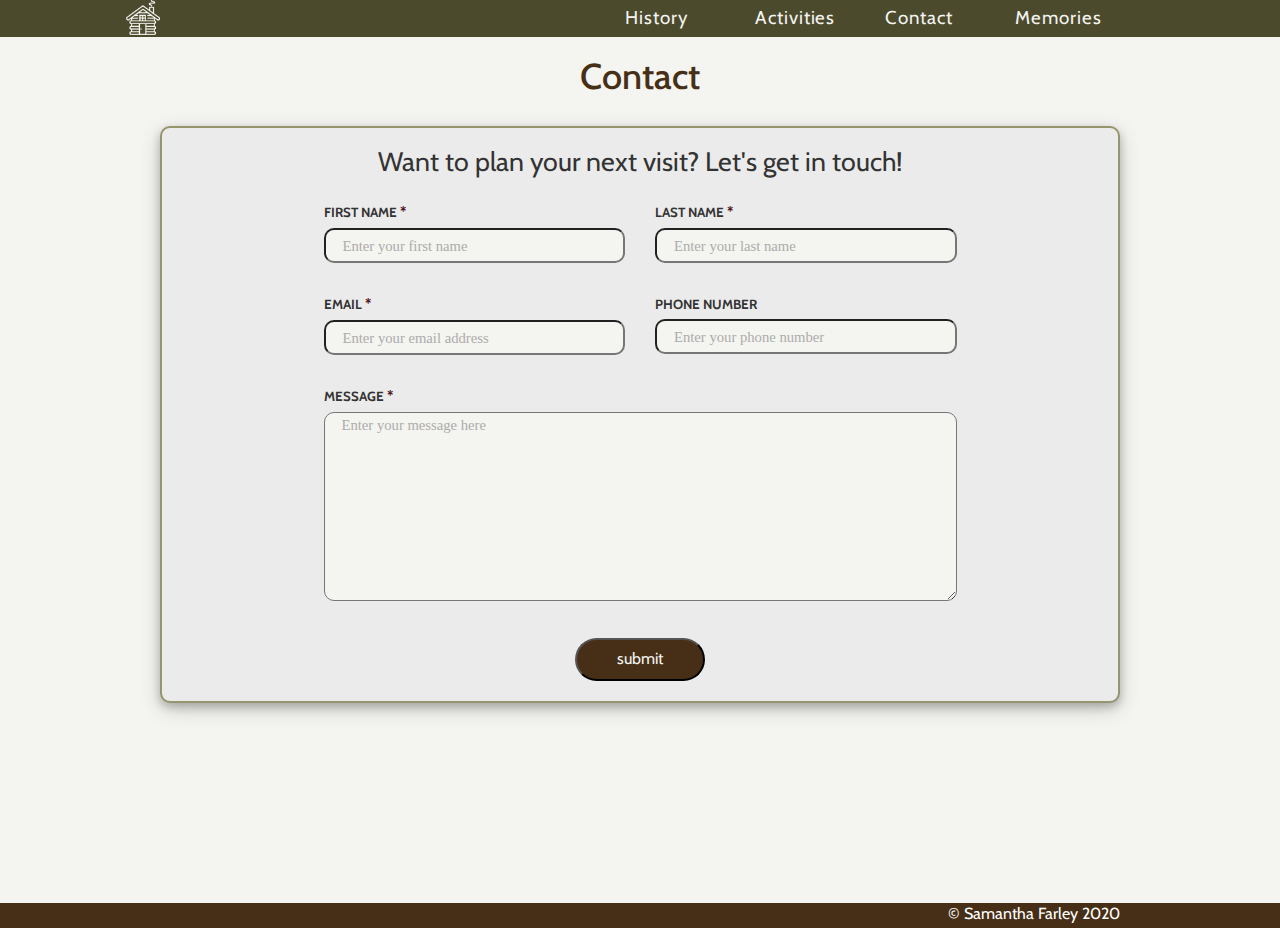
<file: contact.html>
<!DOCTYPE html>
<html lang="en">
<head>
  <title>Contact</title>
  <meta name="viewport" charset="UTF-8" content="width=device-width, initial-scale=1">
  <link rel="stylesheet" href="https://maxcdn.bootstrapcdn.com/bootstrap/3.3.7/css/bootstrap.min.css">
  <script src="https://ajax.googleapis.com/ajax/libs/jquery/3.2.1/jquery.min.js"></script>
  <script src="https://maxcdn.bootstrapcdn.com/bootstrap/3.3.7/js/bootstrap.min.js"></script>
  <link href="https://fonts.googleapis.com/css?family=Cabin&display=swap" rel="stylesheet">
  <link rel="shortcut icon" type="image/png" href="images/logos/cabiniconlightgreen.png">
  <link rel="stylesheet" type="text/css" href="css/style.css">
  <link rel="stylesheet" type="text/css" href="css/contact.css">
  <script defer src="js/mobile-nav.js"></script>
  <script defer src="js/form.js"></script>
</head>
<body>
  <div class="leftHeader">
    <div class="headerBarLeft">
      <a href="index.html"><img src="images/logos/cabiniconboldwhite.png" class="cabinIcon" alt="cabin logo"></a>
    </div>
    <div class="leftFoot" id="lfooter"></div>
  </div>
  <div class="pageContent">
    <header>
      <div id="home-button">
        <a href="index.html"><img src="images/logos/cabiniconboldwhite.png" class="cabinIcon" alt="cabin logo"></a>
      </div>
      <div id="menu-button">
        <svg viewBox="0 0 100 80" width="30" height="30">
          <rect fill="white" width="100" height="15"></rect>
          <rect fill="white" y="30" width="100" height="15"></rect>
          <rect fill="white" y="60" width="100" height="15"></rect>
        </svg>
      </div>
      <nav id="navigation">
        <ul>
          <li><a href="history.html" class="navLinks">History</a></li>
          <li><a href="activities.html" class="navLinks">Activities</a></li>
          <li><a href="contact.html" class="navLinks">Contact</a></li>
          <li><a href="memories.html" class="navLinks">Memories</a></li>
        </ul>
      </nav>
    </header>
    <main id="main-content">
      <h1 id="page-heading">Contact</h1>
      <form id="form" method="post" enctype="text/plain" onsubmit="validateForm();return false" action="mailto:farley@tombensam.com"> 
        <p class="formHead">Want to plan your next visit? Let's get in touch!</p>
        <div class="formGrid">
          <div class="formElement">
            <label for="first-name-input" class="boldText">FIRST NAME<span class="requiredSymbol"> *</span></label><br>
            <input type="text" class="field" id="first-name-input" placeholder="Enter your first name">
          </div>
          <div class="formElement">
            <label for="last-name-input" class="boldText">LAST NAME<span class="requiredSymbol"> *</span></label><br>
            <input type="text" class="field" id="last-name-input" placeholder="Enter your last name">	
          </div>
          <div class="formElement">
            <label for="email-input" class="boldText">EMAIL<span class="requiredSymbol"> *</span></label><br>
            <input type="text" class="field" id="email-input" placeholder="Enter your email address">
          </div>
          <div class="formElement">
            <label for="phone-input" class="boldText">PHONE NUMBER</label><br>
            <input type="tel" class="field" id="phone-input" maxlength="10" placeholder="Enter your phone number">
          </div>
          <div class="formElement" id="message-container">
            <label for="message-input" class="boldText">MESSAGE<span class="requiredSymbol"> *</span></label><br>
            <textarea name="message" rows="8" cols="68" maxlength="500" class="textField" id="message-input" placeholder="Enter your message here"></textarea>
          </div>
          <div class="formElement" id="submit-container">
            <input type="submit" value="submit" id="submit-button" class="boldText">
          </div> 
        </div>   
      </form>
    </main>
    <div class="middleFoot" id="mfooter">&copy; Samantha Farley 2020</div>
  </div>
  <div class="rightHeader">
    <div class="headerBarRight"></div>
    <div class="rightFoot" id="rfooter"></div>
  </div>
</body>
</html>
</file>
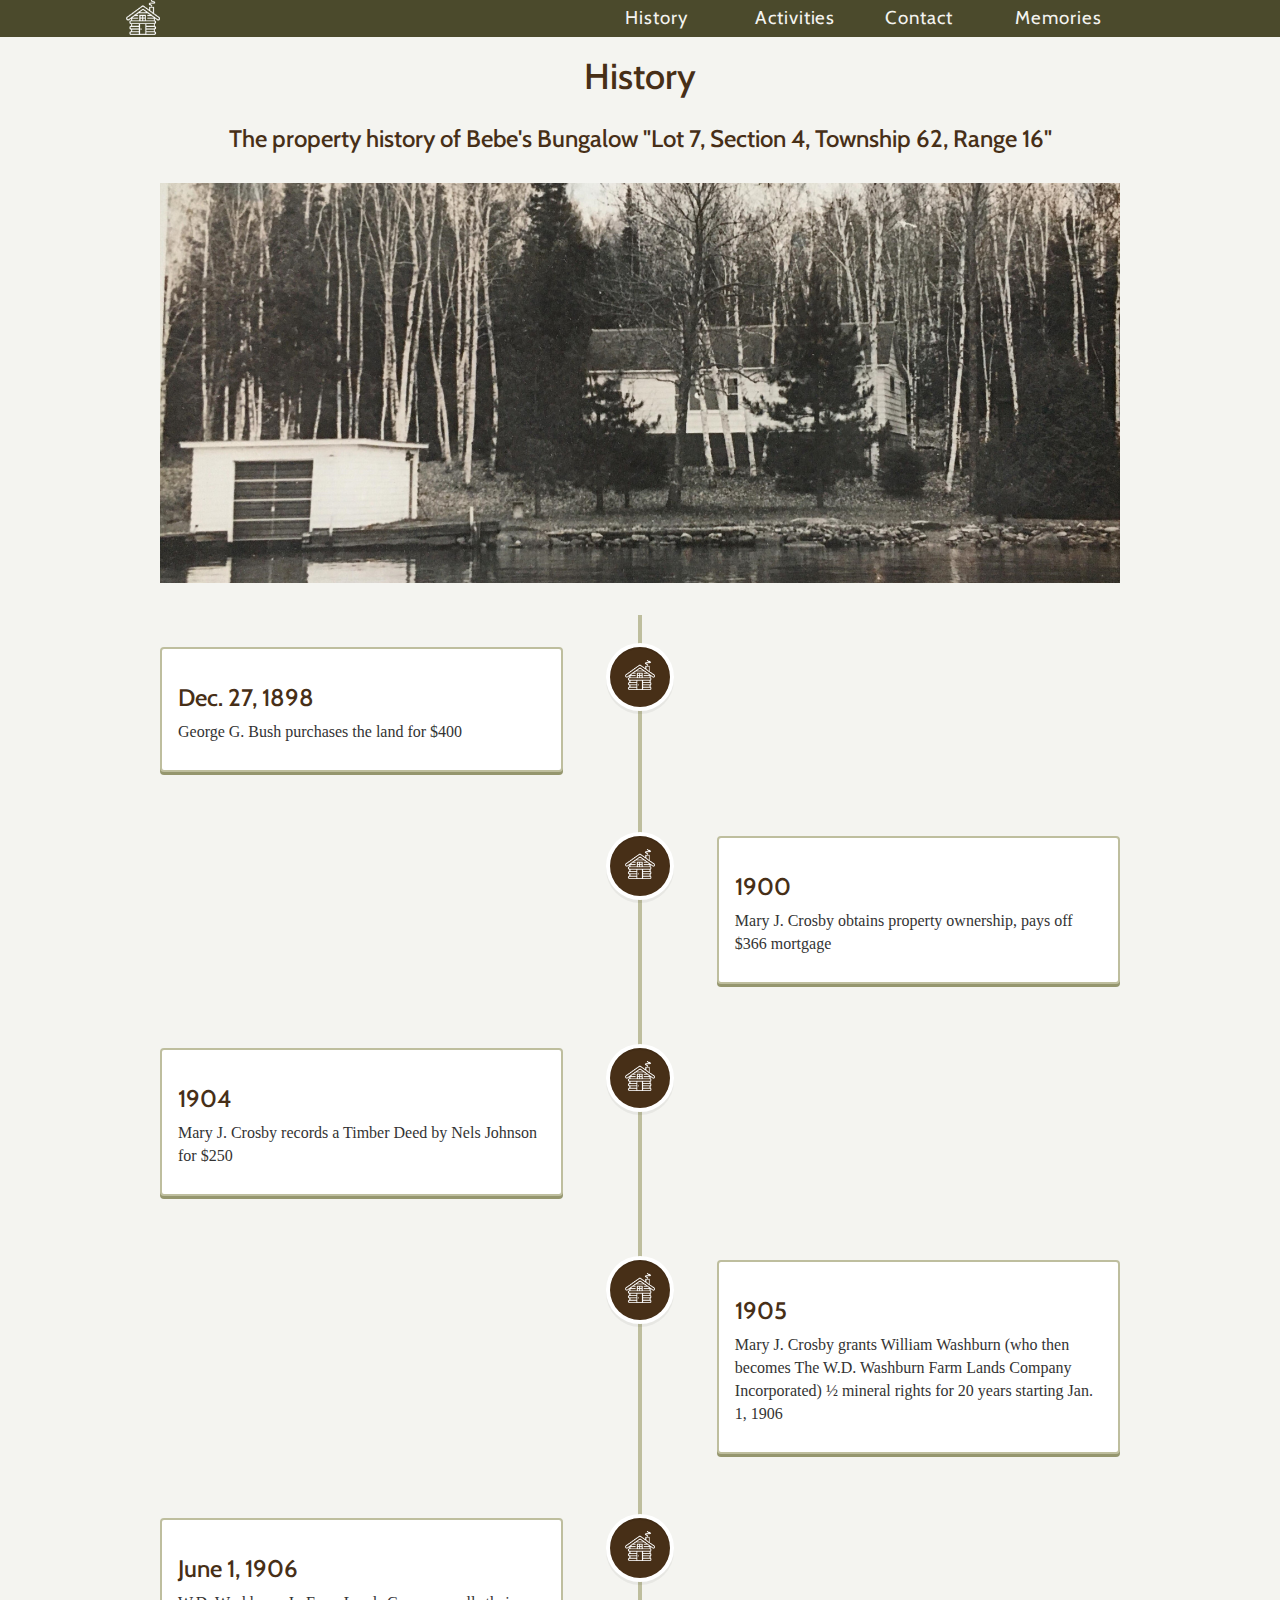
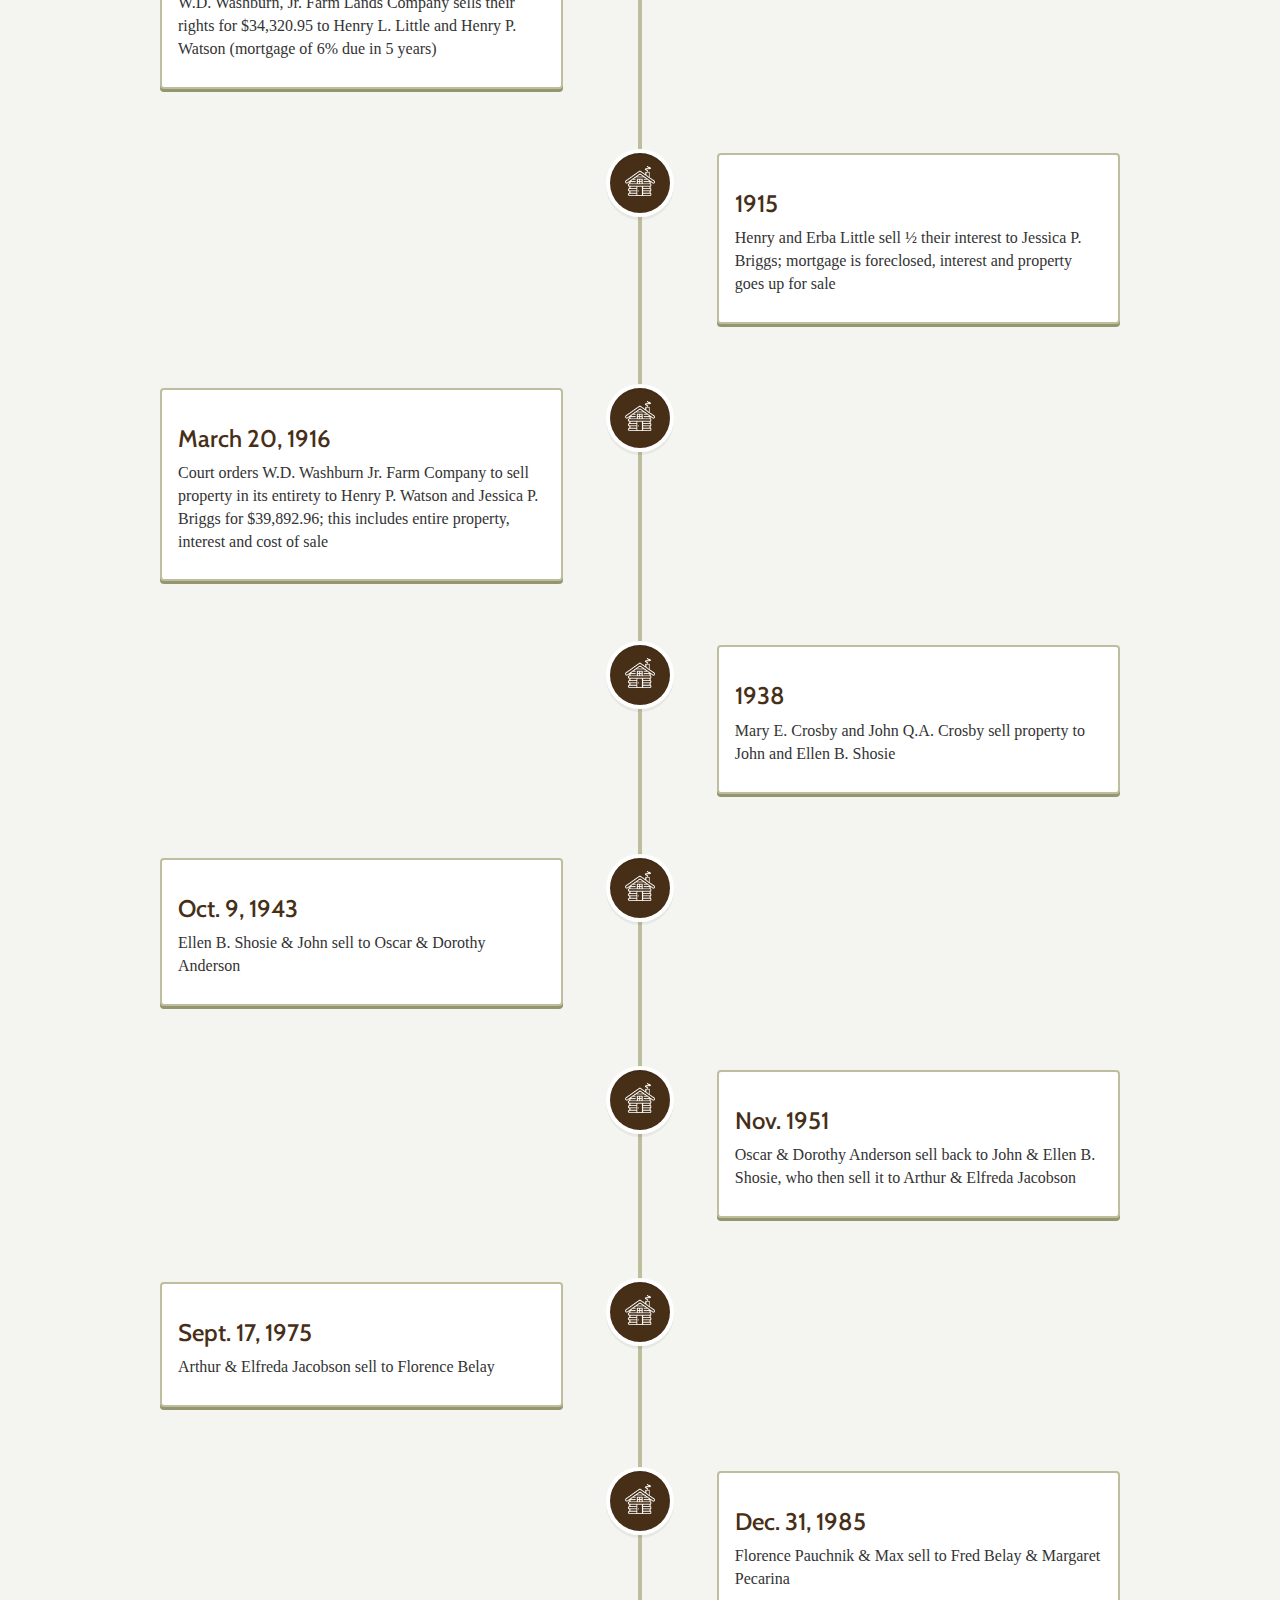
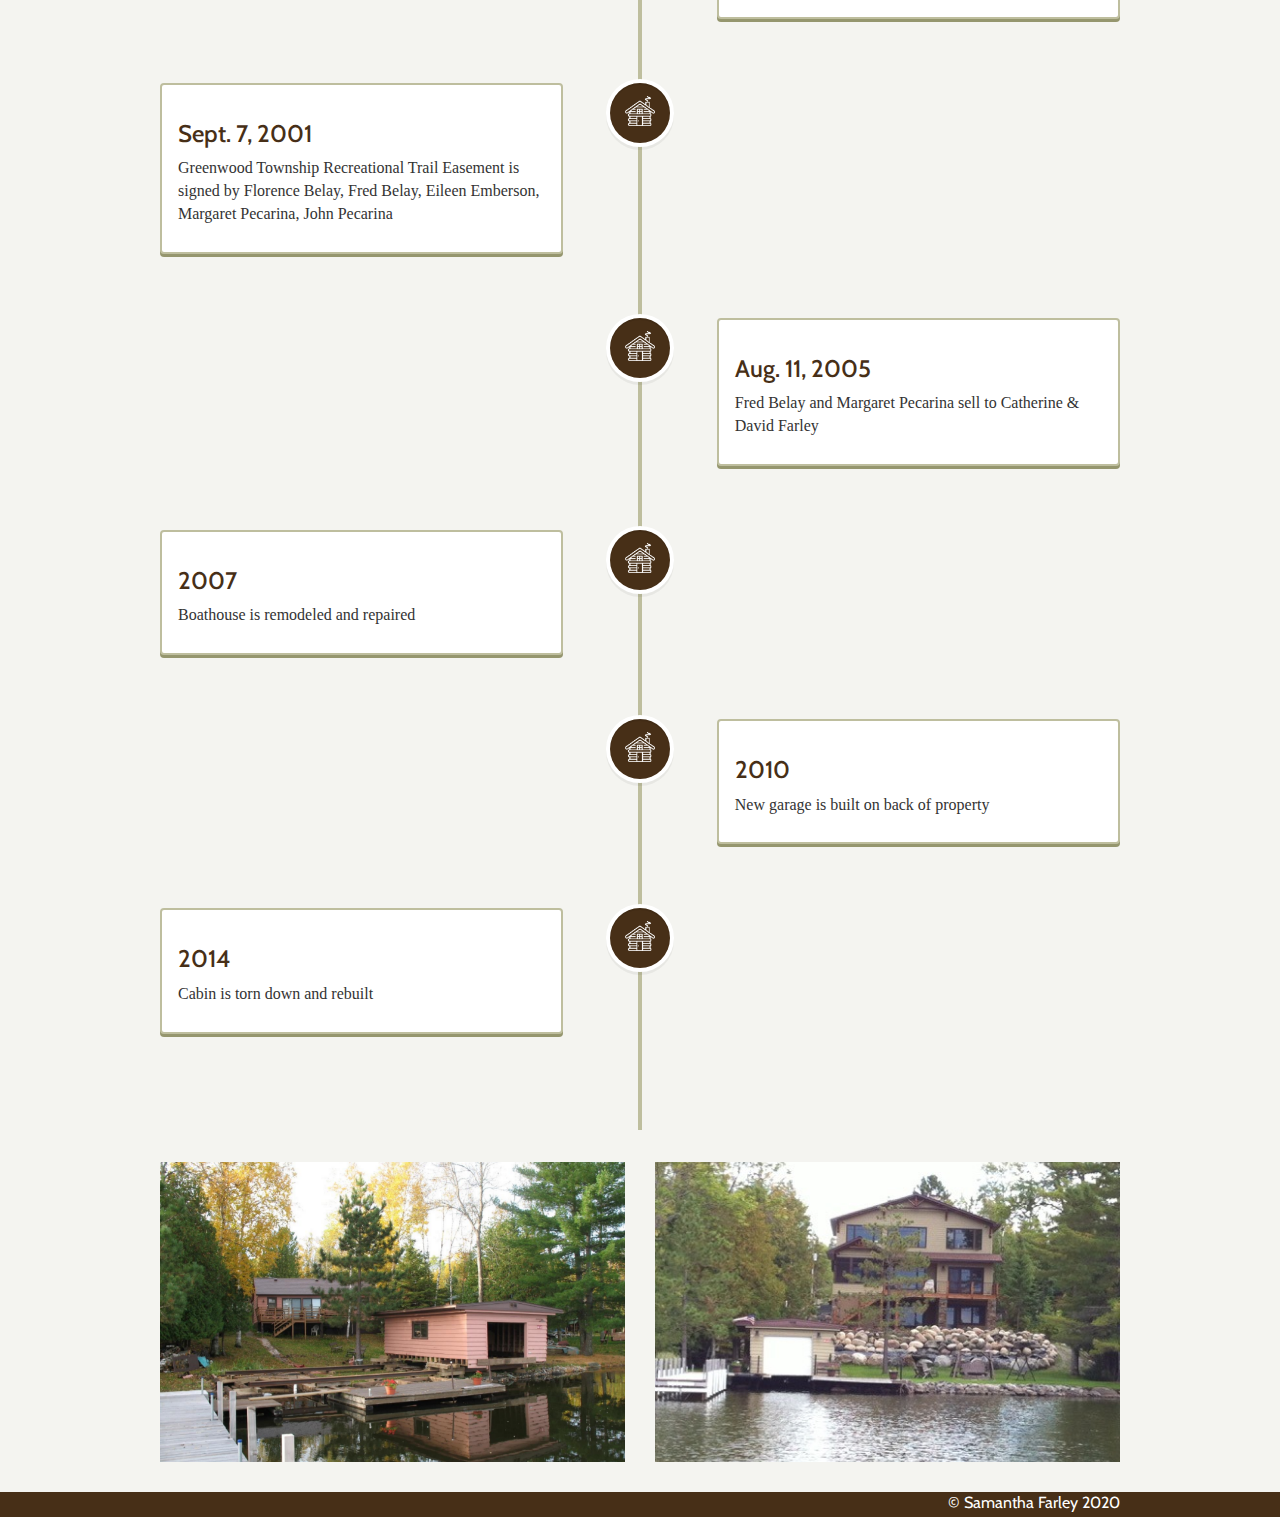
<file: history.html>
<!DOCTYPE html>
<html lang="en">
<head>
  <title>History</title>
  <meta name="viewport" charset="UTF-8" content="width=device-width, initial-scale=1">
  <link rel="stylesheet" href="https://maxcdn.bootstrapcdn.com/bootstrap/3.3.7/css/bootstrap.min.css">
  <script src="https://ajax.googleapis.com/ajax/libs/jquery/3.2.1/jquery.min.js"></script>
  <script src="https://maxcdn.bootstrapcdn.com/bootstrap/3.3.7/js/bootstrap.min.js"></script>
  <link href="https://fonts.googleapis.com/css?family=Cabin&display=swap" rel="stylesheet">
  <link rel="shortcut icon" type="image/png" href="images/logos/cabiniconlightgreen.png">
  <link rel="stylesheet" type="text/css" href="css/style.css">
  <link rel="stylesheet" type="text/css" href="css/history.css">
  <script defer src="js/mobile-nav.js"></script>
</head>
<body>
  <div class="leftHeader">
    <div class="headerBarLeft">
      <a href="index.html"><img src="images/logos/cabiniconboldwhite.png" class="cabinIcon" alt="cabin logo"></a>
    </div>
    <div class="leftFoot"></div>
  </div>
  <div class="pageContent">
    <header>
      <div id="home-button">
        <a href="index.html"><img src="images/logos/cabiniconboldwhite.png" class="cabinIcon" alt="cabin logo"></a>
      </div>
      <div id="menu-button">
        <svg viewBox="0 0 100 80" width="30" height="30">
          <rect fill="white" width="100" height="15"></rect>
          <rect fill="white" y="30" width="100" height="15"></rect>
          <rect fill="white" y="60" width="100" height="15"></rect>
        </svg>
      </div>
     <nav id="navigation">
        <ul>
          <li><a href="history.html" class="navLinks">History</a></li>
          <li><a href="activities.html" class="navLinks">Activities</a></li>
          <li><a href="contact.html" class="navLinks">Contact</a></li>
          <li><a href="memories.html" class="navLinks">Memories</a></li>
        </ul>
      </nav>
    </header>
    <main>
      <h1>History</h1>
      <h3 class="subtitle">The property history of Bebe's Bungalow &quot;Lot 7, Section 4, Township 62, Range 16&quot;</h3>
      <div class="old-cabin-photo-container">
        <img src="images/history/cabin-then.jpg" id="old-cabin-photo" alt="Black and white image of Bebe's Bungalow circa 1970">
      </div>
      <!-- main timeline section -->
      <section id="cd-timeline" class="cd-container cssanimations">
        <!-- single timeline event -->
        <div class="cd-timeline-block">
          <div class="cd-timeline-img">
            <img src="images/logos/cabiniconboldwhite.png" alt="cabin logo">
          </div>
          <div class="cd-timeline-content">
            <h3>Dec. 27, 1898</h3>
            <p>George G. Bush purchases the land for $400</p>
          </div>
        </div>
        <div class="cd-timeline-block">
          <div class="cd-timeline-img">
            <img src="images/logos/cabiniconboldwhite.png" alt="cabin logo">
          </div>
          <div class="cd-timeline-content">
            <h3>1900</h3>
            <p>Mary J. Crosby obtains property ownership, pays off $366 mortgage</p>
          </div>
        </div>
        <div class="cd-timeline-block">
          <div class="cd-timeline-img">
            <img src="images/logos/cabiniconboldwhite.png" alt="cabin logo">
          </div>
          <div class="cd-timeline-content">
            <h3>1904</h3>
            <p>Mary J. Crosby records a Timber Deed by Nels Johnson for $250</p>
          </div>
        </div>
        <div class="cd-timeline-block">
          <div class="cd-timeline-img">
            <img src="images/logos/cabiniconboldwhite.png" alt="cabin logo">
          </div>
          <div class="cd-timeline-content">
            <h3>1905</h3>
            <p>Mary J. Crosby grants William Washburn (who then becomes The W.D. Washburn Farm Lands Company Incorporated) &#189; mineral rights for 20 years starting Jan. 1, 1906</p>
          </div>
        </div>
        <div class="cd-timeline-block">
          <div class="cd-timeline-img">
            <img src="images/logos/cabiniconboldwhite.png" alt="cabin logo">
          </div>
          <div class="cd-timeline-content">
            <h3>June 1, 1906</h3>
            <p>W.D. Washburn, Jr. Farm Lands Company sells their rights for $34,320.95 to Henry L. Little and Henry P. Watson (mortgage of 6% due in 5 years)</p>
          </div>
        </div>
        <div class="cd-timeline-block">
          <div class="cd-timeline-img">
            <img src="images/logos/cabiniconboldwhite.png" alt="cabin logo">
          </div>
          <div class="cd-timeline-content">
            <h3>1915</h3>
            <p>Henry and Erba Little sell &#189; their interest to Jessica P. Briggs; mortgage is foreclosed, interest and property goes up for sale</p>
          </div>
        </div>
        <div class="cd-timeline-block">
          <div class="cd-timeline-img">
            <img src="images/logos/cabiniconboldwhite.png" alt="cabin logo">
          </div>
          <div class="cd-timeline-content">
            <h3>March 20, 1916</h3>
            <p>Court orders W.D. Washburn Jr. Farm Company to sell property in its entirety to Henry P. Watson and Jessica P. Briggs for $39,892.96; this includes entire property, interest and cost of sale</p>
          </div>
        </div>
        <div class="cd-timeline-block">
          <div class="cd-timeline-img">
            <img src="images/logos/cabiniconboldwhite.png" alt="cabin logo">
          </div>
          <div class="cd-timeline-content">
            <h3>1938</h3>
            <p>Mary E. Crosby and John Q.A. Crosby sell property to John and Ellen B. Shosie</p>
          </div>
        </div>
        <div class="cd-timeline-block">
          <div class="cd-timeline-img">
            <img src="images/logos/cabiniconboldwhite.png" alt="cabin logo">
          </div>
          <div class="cd-timeline-content">
            <h3>Oct. 9, 1943</h3>
            <p>Ellen B. Shosie & John sell to Oscar & Dorothy Anderson</p>
          </div>
        </div>
        <div class="cd-timeline-block">
          <div class="cd-timeline-img">
            <img src="images/logos/cabiniconboldwhite.png" alt="cabin logo">
          </div>
          <div class="cd-timeline-content">
            <h3>Nov. 1951</h3>
            <p>Oscar & Dorothy Anderson sell back to John & Ellen B. Shosie, who then sell it to Arthur & Elfreda Jacobson</p>
          </div>
        </div>
        <div class="cd-timeline-block">
          <div class="cd-timeline-img">
            <img src="images/logos/cabiniconboldwhite.png" alt="cabin logo">
          </div>
          <div class="cd-timeline-content">
            <h3>Sept. 17, 1975</h3>
            <p>Arthur & Elfreda Jacobson sell to Florence Belay</p>
          </div>
        </div>
        <div class="cd-timeline-block">
          <div class="cd-timeline-img">
            <img src="images/logos/cabiniconboldwhite.png" alt="cabin logo">
          </div>
          <div class="cd-timeline-content">
            <h3>Dec. 31, 1985</h3>
            <p>Florence Pauchnik & Max sell to Fred Belay & Margaret Pecarina</p>
          </div>
        </div>
        <div class="cd-timeline-block">
          <div class="cd-timeline-img">
            <img src="images/logos/cabiniconboldwhite.png" alt="cabin logo">
          </div>
          <div class="cd-timeline-content">
            <h3>Sept. 7, 2001</h3>
            <p>Greenwood Township Recreational Trail Easement is signed by
              Florence Belay, Fred Belay, Eileen Emberson, Margaret Pecarina, John Pecarina</p>
          </div>
        </div>
        <div class="cd-timeline-block">
          <div class="cd-timeline-img">
            <img src="images/logos/cabiniconboldwhite.png" alt="cabin logo">
          </div>
          <div class="cd-timeline-content">
            <h3>Aug. 11, 2005</h3>
            <p>Fred Belay and Margaret Pecarina sell to Catherine & David Farley</p>
          </div>
        </div>
        <div class="cd-timeline-block">
          <div class="cd-timeline-img">
            <img src="images/logos/cabiniconboldwhite.png" alt="cabin logo">
          </div>
          <div class="cd-timeline-content">
            <h3>2007</h3>
            <p>Boathouse is remodeled and repaired</p>
          </div>
        </div>
        <div class="cd-timeline-block">
          <div class="cd-timeline-img">
            <img src="images/logos/cabiniconboldwhite.png" alt="cabin logo">
          </div>
          <div class="cd-timeline-content">
            <h3>2010</h3>
            <p>New garage is built on back of property</p>
          </div>
        </div>
        <div class="cd-timeline-block">
          <div class="cd-timeline-img">
            <img src="images/logos/cabiniconboldwhite.png" alt="cabin logo">
          </div>
          <div class="cd-timeline-content">
            <h3>2014</h3>
            <p>Cabin is torn down and rebuilt</p>
          </div>
        </div>
      </section>
      <div class="new-cabin-photo-container">
        <div class="img-container">
          <img src="images/history/boathouseremodel.PNG" id="boathouse-photo" class="new-cabin-photo" alt="The boathouse getting a new foundation">
          <div class="overlay">
            <p class="caption">Boathouse Remodel<br>2010</p>
          </div>
        </div>
        <div class="img-container">
          <img src="images/history/cabin-now.jpg" class="new-cabin-photo" alt="A renovated Bebe's Bungalow circa 2016">
          <div class="overlay">
            <p class="caption">Cabin Remodel<br>2014</p>
          </div>
        </div>
      </div>
    </main>
    <div class="middleFoot">&copy; Samantha Farley 2020</div>
  </div>
  <div class="rightHeader">
    <div class="headerBarRight"></div>
    <div class="rightFoot"></div>
  </div>
</body>
</html>
</file>
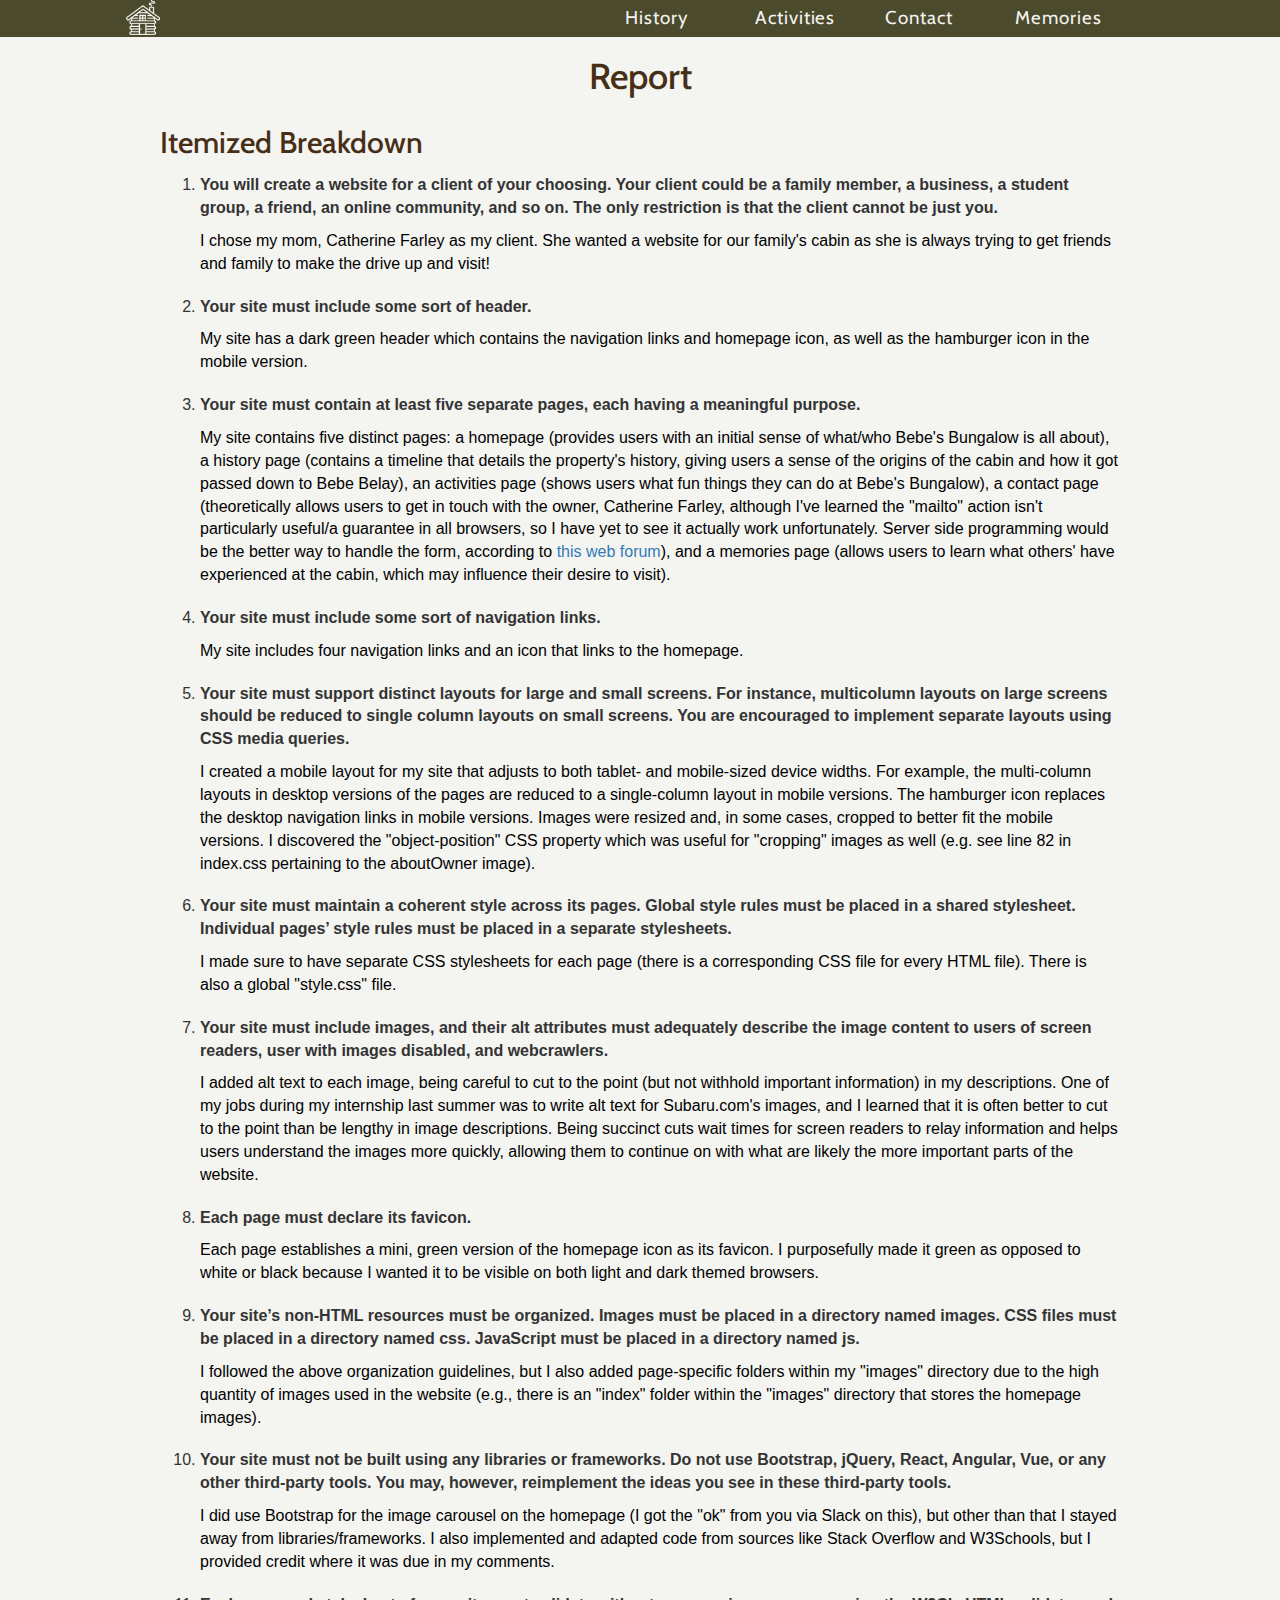
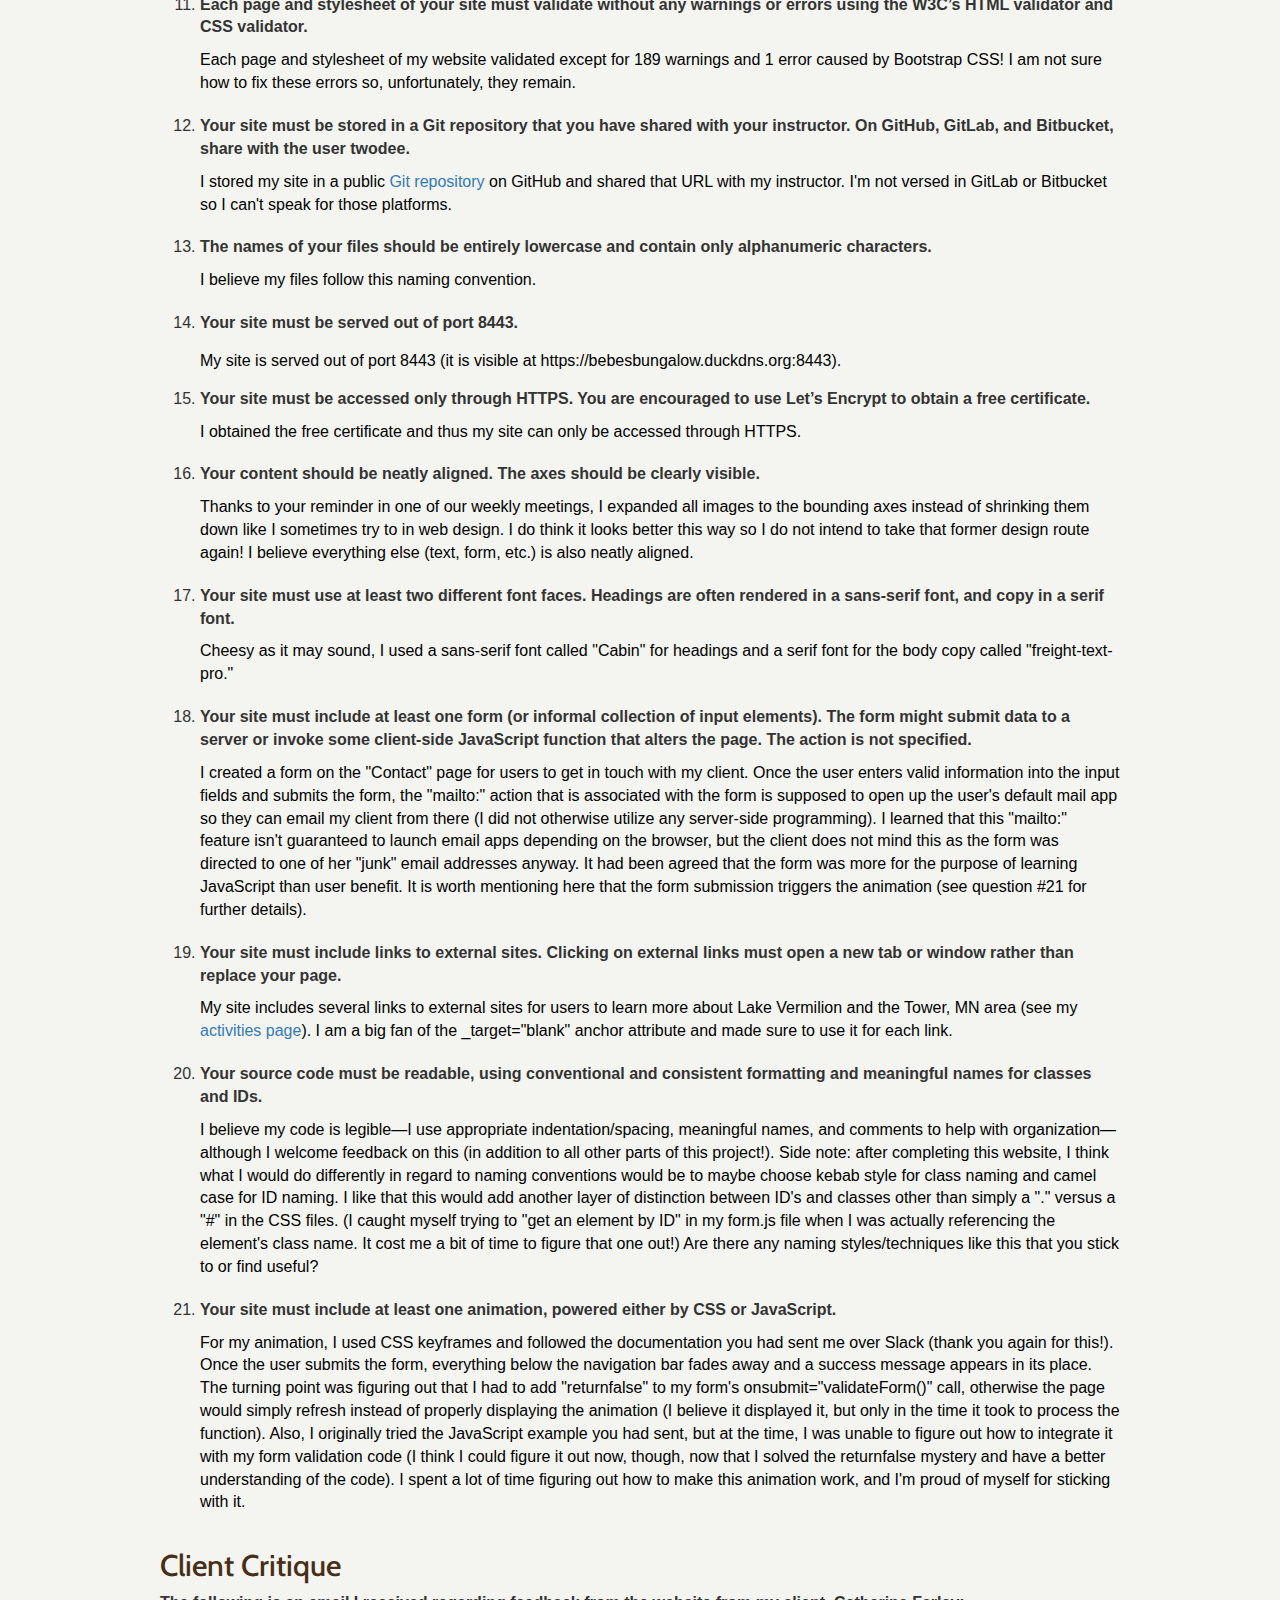
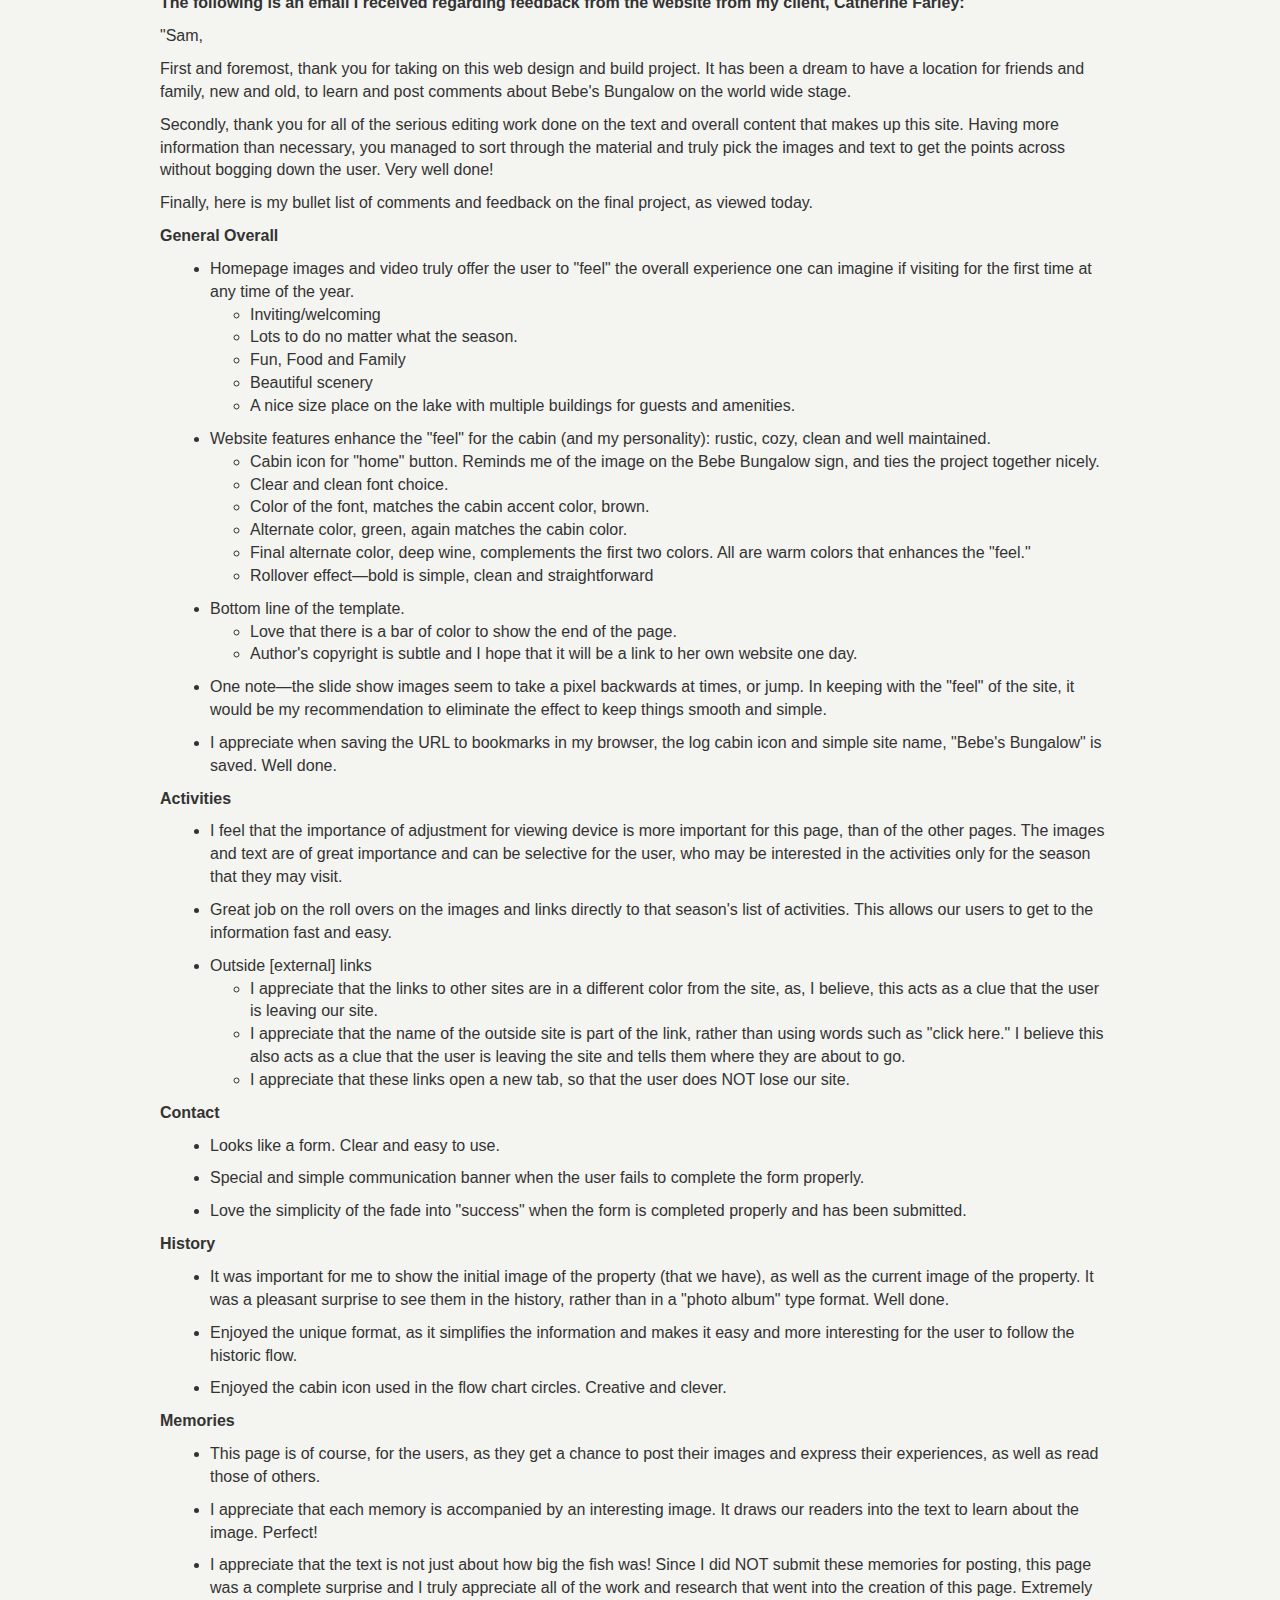
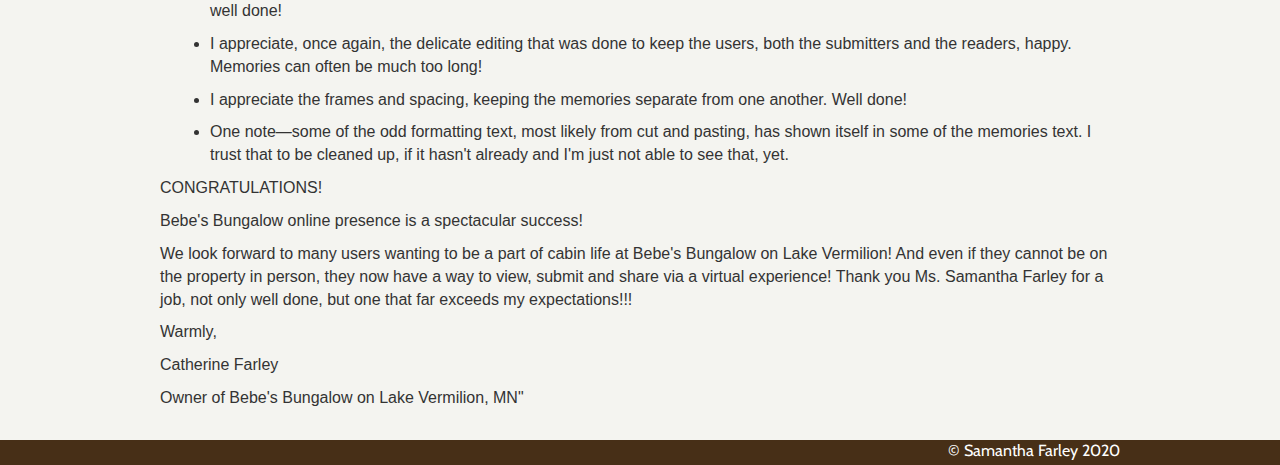
<file: report.html>
<!DOCTYPE html>
<html lang="en">
<head>
  <title>Report</title>
  <meta name="viewport" charset="UTF-8" content="width=device-width, initial-scale=1">
  <link rel="stylesheet" href="https://maxcdn.bootstrapcdn.com/bootstrap/3.3.7/css/bootstrap.min.css">
  <script src="https://ajax.googleapis.com/ajax/libs/jquery/3.2.1/jquery.min.js"></script>
  <script src="https://maxcdn.bootstrapcdn.com/bootstrap/3.3.7/js/bootstrap.min.js"></script>
  <link href="https://fonts.googleapis.com/css?family=Cabin&display=swap" rel="stylesheet">
  <link rel="shortcut icon" type="image/png" href="images/logos/cabiniconlightgreen.png">
  <link rel="stylesheet" type="text/css" href="css/style.css">
  <link rel="stylesheet" type="text/css" href="css/report.css">
  <script defer src="js/mobile-nav.js"></script>
</head>
<body>
  <div class="leftHeader">
    <div class="headerBarLeft">
      <a href="index.html"><img src="images/logos/cabiniconboldwhite.png" class="cabinIcon" alt="cabin logo"></a>
    </div>
    <div class="leftFoot" id="lfooter"></div>
  </div>
  <div class="pageContent">
    <header>
      <div id="home-button">
        <a href="index.html"><img src="images/logos/cabiniconboldwhite.png" class="cabinIcon" alt="cabin logo"></a>
      </div>
      <div id="menu-button">
        <svg viewBox="0 0 100 80" width="30" height="30">
          <rect fill="white" width="100" height="15"></rect>
          <rect fill="white" y="30" width="100" height="15"></rect>
          <rect fill="white" y="60" width="100" height="15"></rect>
        </svg>
      </div>
      <nav id="navigation">
        <ul>
          <li><a href="history.html" class="navLinks">History</a></li>
          <li><a href="activities.html" class="navLinks">Activities</a></li>
          <li><a href="contact.html" class="navLinks">Contact</a></li>
          <li><a href="memories.html" class="navLinks">Memories</a></li>
        </ul>
      </nav>
    </header>
    <main id="main-content">
      <h1 id="page-heading">Report</h1>
      <div class="itemized-breakdown">
        <h2>Itemized Breakdown</h2>
          <ol class="report-list">
              <li>
                <p class="prompt">You will create a website for a client of your choosing. Your client could be a family member, a business, a student group, a friend, an online community, and so on. The only restriction is that the client cannot be just you.</p>
                <p class="answer">I chose my mom, Catherine Farley as my client. She wanted a website for our family's cabin as she is always trying to get friends and family to make the drive up and visit!</p>
            </li>
              <li>
                <p class="prompt">Your site must include some sort of header.</p>
                <p class="answer">My site has a dark green header which contains the navigation links and homepage icon, as well as the hamburger icon in the mobile version.</p>
              </li>
              <li>
                <p class="prompt">Your site must contain at least five separate pages, each having a meaningful purpose.</p>
                <p class="answer">My site contains five distinct pages: a homepage (provides users with an initial sense of what/who Bebe's Bungalow is all about), a history page (contains a timeline that details the property's history, giving users a sense of the origins of the cabin and how it got passed down to Bebe Belay), an activities page (shows users what fun things they can do at Bebe's Bungalow), a contact page (theoretically allows users to get in touch with the owner, Catherine Farley, although I've learned the "mailto" action isn't particularly useful/a guarantee in all browsers, so I have yet to see it actually work unfortunately. Server side programming would be the better way to handle the form, according to <a href="https://www.sitepoint.com/community/t/form-mailto-not-working/19705">this web forum</a>), and a memories page (allows users to learn what others' have experienced at the cabin, which may influence their desire to visit).</p>
              </li>
              <li>
                <p class="prompt">Your site must include some sort of navigation links.</p>
                <p class="answer">My site includes four navigation links and an icon that links to the homepage.</p></li>
              <li>
                <p class="prompt">Your site must support distinct layouts for large and small screens. For instance, multicolumn layouts on large screens should be reduced to single column layouts on small screens. You are encouraged to implement separate layouts using CSS media queries.</p>
                <p class="answer">I created a mobile layout for my site that adjusts to both tablet- and mobile-sized device widths. For example, the multi-column layouts in desktop versions of the pages are reduced to a single-column layout in mobile versions. The hamburger icon replaces the desktop navigation links in mobile versions. Images were resized and, in some cases, cropped to better fit the mobile versions. I discovered the "object-position" CSS property which was useful for "cropping" images as well (e.g. see line 82 in index.css pertaining to the aboutOwner image).</p>
              </li>
              <li>
                <p class="prompt">Your site must maintain a coherent style across its pages. Global style rules must be placed in a shared stylesheet. Individual pages’ style rules must be placed in a separate stylesheets.</p>
                <p class="answer">I made sure to have separate CSS stylesheets for each page (there is a corresponding CSS file for every HTML file). There is also a global "style.css" file.</p>
              </li>
              <li>
                <p class="prompt">Your site must include images, and their alt attributes must adequately describe the image content to users of screen readers, user with images disabled, and webcrawlers.</p>
                <p class="answer">I added alt text to each image, being careful to cut to the point (but not withhold important information) in my descriptions. One of my jobs during my internship last summer was to write alt text for Subaru.com's images, and I learned that it is often better to cut to the point than be lengthy in image descriptions. Being succinct cuts wait times for screen readers to relay information and helps users understand the images more quickly, allowing them to continue on with what are likely the more important parts of the website.</p>
              </li>
              <li>
                <p class="prompt">Each page must declare its favicon.</p>
                <p class="answer">Each page establishes a mini,  green version of the homepage icon as its favicon. I purposefully made it green as opposed to white or black because I wanted it to be visible on both light and dark themed browsers.</p>
              </li>
              <li>
                <p class="prompt">Your site’s non-HTML resources must be organized. Images must be placed in a directory named images. CSS files must be placed in a directory named css. JavaScript must be placed in a directory named js.</p>
                <p class="answer">I followed the above organization guidelines, but I also added page-specific folders within my "images" directory due to the high quantity of images used in the website (e.g., there is an "index" folder within the "images" directory that stores the homepage images).</p>
              </li>
              <li>
                <p class="prompt">Your site must not be built using any libraries or frameworks. Do not use Bootstrap, jQuery, React, Angular, Vue, or any other third-party tools. You may, however, reimplement the ideas you see in these third-party tools.</p>
                <p class="answer">I did use Bootstrap for the image carousel on the homepage (I got the "ok" from you via Slack on this), but other than that I stayed away from libraries/frameworks. I also implemented and adapted code from sources like Stack Overflow and W3Schools, but I provided credit where it was due in my comments.</p>
              </li>
              <li>
                <p class="prompt">Each page and stylesheet of your site must validate without any warnings or errors using the W3C’s HTML validator and CSS validator.</p>
                <p class="answer">Each page and stylesheet of my website validated except for 189 warnings and 1 error caused by Bootstrap CSS! I am not sure how to fix these errors so, unfortunately, they remain.</p>
              </li>
              <li>
                <p class="prompt">Your site must be stored in a Git repository that you have shared with your instructor. On GitHub, GitLab, and Bitbucket, share with the user twodee.</p>
                <p class="answer">I stored my site in a public <a href="https://github.com/farleysm8909/project1" target="_blank">Git repository</a> on GitHub and shared that URL with my instructor. I'm not versed in GitLab or Bitbucket so I can't speak for those platforms.</p>
              </li>
              <li>
                <p class="prompt">The names of your files should be entirely lowercase and contain only alphanumeric characters.</p>
                <p class="answer">I believe my files follow this naming convention.</p>
                </li>
              <li>
                <p class="prompt">Your site must be served out of port 8443.</p></li>
                <p class="answer">My site is served out of port 8443 (it is visible at https://bebesbungalow.duckdns.org:8443).</p>
              <li>
                <p class="prompt">Your site must be accessed only through HTTPS. You are encouraged to use Let’s Encrypt to obtain a free certificate.</p>
                <p class="answer">I obtained the free certificate and thus my site can only be accessed through HTTPS.</p>
              </li>
              <li>
                <p class="prompt">Your content should be neatly aligned. The axes should be clearly visible.</p>
                <p class="answer">Thanks to your reminder in one of our weekly meetings, I expanded all images to the bounding axes instead of shrinking them down like I sometimes try to in web design. I do think it looks better this way so I do not intend to take that former design route again! I believe everything else (text, form, etc.) is also neatly aligned.</p>
              </li>
              <li>
                <p class="prompt">Your site must use at least two different font faces. Headings are often rendered in a sans-serif font, and copy in a serif font.</p>
                <p class="answer">Cheesy as it may sound, I used a sans-serif font called "Cabin" for headings and a serif font for the body copy called "freight-text-pro."</p>
              </li>
              <li>
                <p class="prompt">Your site must include at least one form (or informal collection of input elements). The form might submit data to a server or invoke some client-side JavaScript function that alters the page. The action is not specified.</p>
                <p class="answer">I created a form on the "Contact" page for users to get in touch with my client. Once the user enters valid information into the input fields and submits the form, the "mailto:" action that is associated with the form is supposed to open up the user's default mail app so they can email my client from there (I did not otherwise utilize any server-side programming). I learned that this "mailto:" feature isn't guaranteed to launch email apps depending on the browser, but the client does not mind this as the form was directed to one of her "junk" email addresses anyway. It had been agreed that the form was more for the purpose of learning JavaScript than user benefit. It is worth mentioning here that the form submission triggers the animation (see question #21 for further details).</p>
              </li>
              <li>
                <p class="prompt">Your site must include links to external sites. Clicking on external links must open a new tab or window rather than replace your page.</p>
                <p class="answer">My site includes several links to external sites for users to learn more about Lake Vermilion and the Tower, MN area (see my <a href="activities.html" target="_blank">activities page</a>). I am a big fan of the _target="blank" anchor attribute and made sure to use it for each link.</p>
              </li>
              <li>
                <p class="prompt">Your source code must be readable, using conventional and consistent formatting and meaningful names for classes and IDs.</p>
                <p class="answer">I believe my code is legible&mdash;I use appropriate indentation/spacing, meaningful names, and comments to help with organization&mdash;although I welcome feedback on this (in addition to all other parts of this project!). Side note: after completing this website, I think what I would do differently in regard to naming conventions would be to maybe choose kebab style for class naming and camel case for ID naming. I like that this would add another layer of distinction between ID's and classes other than simply a "." versus a "#" in the CSS files. (I caught myself trying to "get an element by ID" in my form.js file when I was actually referencing the element's class name. It cost me a bit of time to figure that one out!) Are there any naming styles/techniques like this that you stick to or find useful?</p>
              </li>
              <li>
                <p class="prompt">Your site must include at least one animation, powered either by CSS or JavaScript.</p>
                <p class="answer">For my animation, I used CSS keyframes and followed the documentation you had sent me over Slack (thank you again for this!). Once the user submits the form, everything below the navigation bar fades away and a success message appears in its place. The turning point was figuring out that I had to add "returnfalse" to my form's onsubmit="validateForm()" call, otherwise the page would simply refresh instead of properly displaying the animation (I believe it displayed it, but only in the time it took to process the function). Also, I originally tried the JavaScript example you had sent, but at the time, I was unable to figure out how to integrate it with my form validation code (I think I could figure it out now, though, now that I solved the returnfalse mystery and have a better understanding of the code). I spent a lot of time figuring out how to make this animation work, and I'm proud of myself for sticking with it.</p>
              </li>
          </ol>
      </div>

      <!--------------------Client Critique-------------------->

      <div class="client-critique">
        <h2>Client Critique</h2>
          <p class="critique-heading">
            The following is an email I received regarding feedback from the website from my client, Catherine Farley:</p>
            <p class="critique">"Sam,</p>
            <p class="critique">First and foremost, thank you for taking on this web design and build project. It has been a dream to have a location for friends and family, new and old, to learn and post comments about Bebe's Bungalow on the world wide stage.</p>
            <p class="critique">Secondly, thank you for all of the serious editing work done on the text and overall content that makes up this site. Having more information than necessary, you managed to sort through the material and truly pick the images and text to get the points across without bogging down the user. Very well done!</p>
            <p class="critique">Finally, here is my bullet list of comments and feedback on the final project, as viewed today.</p>
            <p class="critique-heading">General Overall</p>
            <ul class="critique-list-outer">
              <li>Homepage images and video truly offer the user to "feel" the overall experience one can imagine if visiting for the first time at any time of the year.
                <ul class="critique-list-inner">
                  <li>Inviting/welcoming</li>
                  <li>Lots to do no matter what the season.</li>
                  <li>Fun, Food and Family</li>
                  <li>Beautiful scenery</li>
                  <li>A nice size place on the lake with multiple buildings for guests and amenities.</li>
                </ul>
              </li>
              <li>Website features enhance the "feel" for the cabin (and my personality): rustic, cozy, clean and well maintained.
                <ul class="critique-list-inner">
                  <li>Cabin icon for "home" button. Reminds me of the image on the Bebe Bungalow sign, and ties the project together nicely.</li>
                  <li>Clear and clean font choice.</li>
                  <li>Color of the font, matches the cabin accent color, brown.</li>
                  <li>Alternate color, green, again matches the cabin color.</li>
                  <li>Final alternate color, deep wine, complements the first two colors. All are warm colors that enhances the "feel."</li>
                  <li>Rollover effect&mdash;bold is simple, clean and straightforward</li>
                </ul>
              </li>
              <li>Bottom line of the template.
                <ul class="critique-list-inner">
                  <li>Love that there is a bar of color to show the end of the page.</li>
                  <li>Author's copyright is subtle and I hope that it will be a link to her own website one day.</li>
                </ul>
              </li>
              <li>One note&mdash;the slide show images seem to take a pixel backwards at times, or jump. In keeping with the "feel" of the site, it would be my recommendation to eliminate the effect to keep things smooth and simple.</li>
              <li>I appreciate when saving the URL to bookmarks in my browser, the log cabin icon and simple site name, "Bebe's Bungalow" is saved. Well done.</li>
            </ul>
            <p class="critique-heading">Activities</p>
            <ul class="critique-list-outer">
              <li>I feel that the importance of adjustment for viewing device is more important for this page, than of the other pages. The images and text are of great importance and can be selective for the user, who may be interested in the activities only for the season that they may visit.</li>
              <li>Great job on the roll overs on the images and links directly to that season's list of activities. This allows our users to get to the information fast and easy.</li>
              <li>Outside [external] links
                <ul class="critique-list-inner">
                  <li>I appreciate that the links to other sites are in a different color from the site, as, I believe, this acts as a clue that the user is leaving our site.</li>
                  <li>I appreciate that the name of the outside site is part of the link, rather than using words such as "click here." I believe this also acts as a clue that the user is leaving the site and tells them where they are about to go.</li>
                  <li>I appreciate that these links open a new tab, so that the user does NOT lose our site.</li>
                </ul>
              </li>
            </ul>
            <p class="critique-heading">Contact</p>
            <ul class="critique-list-outer">
              <li>Looks like a form. Clear and easy to use.</li>
              <li>Special and simple communication banner when the user fails to complete the form properly.</li>
              <li>Love the simplicity of the fade into "success" when the form is completed properly and has been submitted.</li>
            </ul>
            <p class="critique-heading">History</p>
            <ul class="critique-list-outer">
              <li>It was important for me to show the initial image of the property (that we have), as well as the current image of the property. It was a pleasant surprise to see them in the history, rather than in a "photo album" type format. Well done.</li>
              <li>Enjoyed the unique format, as it simplifies the information and makes it easy and more interesting for the user to follow the historic flow.</li>
              <li>Enjoyed the cabin icon used in the flow chart circles. Creative and clever.</li>
            </ul>
            <p class="critique-heading">Memories</p>
            <ul class="critique-list-outer">
              <li>This page is of course, for the users, as they get a chance to post their images and express their experiences, as well as read those of others.</li>
              <li>I appreciate that each memory is accompanied by an interesting image. It draws our readers into the text to learn about the image. Perfect!</li>
              <li>I appreciate that the text is not just about how big the fish was! Since I did NOT submit these memories for posting, this page was a complete surprise and I truly appreciate all of the work and research that went into the creation of this page. Extremely well done!</li>
              <li>I appreciate, once again, the delicate editing that was done to keep the users, both the submitters and the readers, happy. Memories can often be much too long!</li>
              <li>I appreciate the frames and spacing, keeping the memories separate from one another. Well done!</li>
              <li>One note&mdash;some of the odd formatting text, most likely from cut and pasting, has shown itself in some of the memories text. I trust that to be cleaned up, if it hasn't already and I'm just not able to see that, yet.</li>
            </ul>
            <p class="critique">CONGRATULATIONS!</p>
            <p class="critique">Bebe's Bungalow online presence is a spectacular success!</p>
            <p class="critique">We look forward to many users wanting to be a part of cabin life at Bebe's Bungalow on Lake Vermilion! And even if they cannot be on the property in person, they now have a way to view, submit and share via a virtual experience! Thank you Ms. Samantha Farley for a job, not only well done, but one that far exceeds my expectations!!!</p>
             
            <p class="critique">Warmly,</p>
            <p class="critique">Catherine Farley</p>
            <p class="critique">Owner of Bebe's Bungalow on Lake Vermilion, MN"</p>
      </div>
    </main>
    <div class="middleFoot" id="mfooter">&copy; Samantha Farley 2020</div>
  </div>
  <div class="rightHeader">
    <div class="headerBarRight"></div>
    <div class="rightFoot" id="rfooter"></div>
  </div>
</body>
</html>
</file>
<file: css/style.css>
/* Color Palette
** dark green: #4B4A2C
** light green: #95966E
** light brown: #8E7264
** dark brown: #472f17
** font-family: 'Cabin', sans-serif;
*/

/* --------PAGE LAYOUT-------- */

body {
    display: flex;
    flex-direction: row;
    margin-top: 0;
    font-family: freight-text-pro, serif;
    font-style: normal;
    font-weight: 300;
    font-size: 12pt;
    background-color: #f4f4f0;
    margin-right: 0px;
    margin-left: 0px;
}

.leftHeader, .rightHeader {
    flex-grow: 1;
    display: flex;
    flex-direction: column;
    justify-content: space-between;
}

.headerBarLeft, .headerBarRight {
    background-color: #4B4A2C;
    height: 37.2px;
}

.headerBarLeft {
    display: flex;
    flex-direction: row;
    justify-content: flex-end;
}

.headerBarRight {
    padding-right: 33.6px; /* I did this because flex-grow: 1 on leftHeader did not include the cabin icon element (so this padding is equal to the width of the cabin icon). The page wasn't centered otherwise */
}

.leftFoot, .rightFoot, .middleFoot {
    height: 25px;
    background-color: #472f17;
}

.middleFoot {
    margin-top: 30px;
    text-align: right;
    color: white;
    padding: 0;
    font-family: 'Cabin', sans-serif;
}

.pageContent {
    width: 960px;
    margin-left: auto;
    margin-right: auto;
}

/* --------NAVIGATION-------- */

nav {
    background-color: #4B4A2C;
}

.cabinIcon {
    height: 35px;
}

nav ul {
    list-style: none;
    display: flex;
    flex-direction: row;
    justify-content: flex-end;
    padding: 5px;
    margin-top: 0;
}

nav ul li {
    padding-left: 30px;
    color: #f4f4f0;
    font-family: Arial;
    font-size: 14pt;
    width: 130px;
}

.navLinks {
    text-decoration: none;
    color: #f4f4f0;
}

.navLinks:hover, .navLinks:focus {
    font-weight: bold;
    color: #f4f4f0;
    text-decoration: none;
}

.navLinks:active {
    color: #8E7264;
}

#menu-button, #home-button {
    display: none;
    padding: 10px;
    align-self: stretch;
    align-items: center;
    justify-content: center;
}

#home-button {
    width: auto;
    height: 34px;
}

/* --------PAGE STYLING-------- */

h1, h2, h3, h4, .navLinks {
    font-family: 'Cabin', sans-serif;
}

.navLinks {
    letter-spacing: 0.05em;
}

h1 {
    text-align: center;
    margin-bottom: 30px;
}

h1, h2, h3, h4 {
    color: #472f17;
}

.subtitle {
    text-align: center;
    margin-bottom: 30px;
}

.link {
    font-weight: bold;
}

/* --------RESPONSIVE DESIGN-------- */

@media (min-width: 701px) and (max-width: 1080px) {
    .pageContent {
        width: 70%;
    }

    .leftHeader, .rightHeader {
        width: 15%;
    }
}

@media (max-width: 700px) {
    header {
        background-color: #4B4A2C;
        box-sizing: border-box;
        height: 60px;
        z-index: 2;
    
        box-shadow: 0 -15px 10px 20px gray;

        position: fixed;
        left: 0;
        right: 0;
        top: 0;

        display: flex;
        flex-direction: row;
        justify-content: space-between;
        align-items: center;
    }

    main {
        padding: 60px 10px 0px 10px;
    }
    
    #menu-button, #home-button {
        display: flex;
    }

    #home-button {
        margin-top: 10px;
    }
    
    nav {
        position: absolute;
        right: 0;
        top: 100%;
        display: none;
    }
    
    nav.open {
        display: flex;
    }
    
    nav > ul {
        flex-direction: column;
        margin-bottom: 0;
        padding: 0;
    }
    
    nav > ul > li {
        background-color: #4B4A2C;
        border-top: 1px solid white;
        color: white;
        padding: 3px 0 3px 20px;
    }

    nav > ul > li:hover {
        background-color: #95966E;
    }

    .navlinks:hover {
        font-weight: normal;
    }

    nav > ul > li:active, .active {
        background-color: #95966E;
    }

    .pageContent {
        width: 100%;
    }

    .leftHeader, .rightHeader, .leftFoot, .rightFoot {
        display: none;
    }

    .middleFoot {
        height: 40px;
        margin-top: 20px;
        width: 100%;
        padding: 8px 2px;
    }
}
</file>
<file: css/contact.css>
/* CONTACT FORM */

#form {
	width: 960px;
	/*background-color: #ebebeb;
	border-color: #e1e1e1;*/
	background-color: #ebebeb;
	border: 2px solid #95966E;
	margin: 0px auto 200px auto;
	border-radius: 10px;
	box-shadow: 0 4px 8px 0 rgba(0, 0, 0, 0.2), 0 6px 20px 0 rgba(0, 0, 0, 0.19);
}

.formGrid {
    display: grid;
    grid-gap: 10px;
    grid-template-columns: auto auto;
    justify-content: center;
    padding-bottom: 10px;
}

.formElement {
    padding: 10px;
}

#message-container, #submit-container {
    grid-column: 1 / span 2;
}

.formHead {
	font-size: 20pt;
	font-family: 'Cabin', sans-serif;
	text-align: center;
	padding: 15px 10px 0px 10px;
}

.field {
	background-color: #f4f4f0;
	width: 100%;
	height: 35px;
	border-radius: 10px;
}

.textField {
    background-color: #f4f4f0;
	border-radius: 10px;
}

.boldText {
	font-size: 10pt;
	font-family: 'Cabin', sans-serif;
}

.requiredSymbol {
	color: #551724;
	font-size: 11pt;
	font-weight: bold;
}

::placeholder {
	color: #acacac;
	font-size: 11pt;
	padding-left: 15px;
	overflow: visible;
	opacity: 1; /* Firefox */
}

#submit-container {
	margin-left: auto;
    margin-right: auto;
}

#submit-button {
    background-color: #472f17;
    width: 100%;
    padding: 8px 40px;
	border-radius: 30px;
	color: #f4f4f0;
	font-size: 12pt;
	margin-left: auto;
    margin-right: auto;
}

#submit-button:hover {
	background-color: #4B4A2C;
}

/* ---------CSS FORM ANIMATION--------*/

@keyframes fadeout {
	from {
	  opacity: 100%;
	}
	to {
	  opacity: 0%;
	}
  }

  @keyframes fadein {
	  from {
		  opacity: 0%;
	  }
	  to {
		  opacity: 100%;
	  }
  }

.fading-out {
	animation-duration: 1s;
	animation-name: fadeout;
}

.fading-in {
	animation-duration: 5s;
	animation-name: fadein;
	display: flex;
	flex-direction: column;
	justify-content: center;
	align-items: center;
	margin-top: 30%;
}

  /* --------RESPONSIVE DESIGN-------- */
  
  @media (max-width: 1080px) {
	#form {
		width: 100%;
	}
	
	.formGrid {
        display: flex;
		flex-direction: column;
		align-items: center;
	}
	
	#message-input, .field {
		width: 240px;
	}

    /*Fix success message horizontal scroll on mobile */
    #page-heading {
		width: 100%;
	}
}
</file>
<file: css/history.css>
#old-cabin-photo {
  width: 960px;
  height: 400px;
  object-fit: cover;
}

/* Caption overlay code adapted from W3Schools https://www.w3schools.com/howto/tryit.asp?filename=tryhow_css_image_overlay_fade */

.img-container {
  position: relative;
}

.overlay {
  position: absolute;
  top: 0;
  bottom: 0;
  left: 0;
  right: 0;
  height: 100%;
  width: 100%;
  opacity: 0;
  transition: .5s ease;
  background-color: #4B4A2C;
}

.img-container:hover .overlay {
  opacity: .80;
}

.caption {
  color: white;
  font-family: 'Cabin', sans-serif;
  font-size: 20pt;
  position: absolute;
  top: 50%;
  left: 50%;
  -webkit-transform: translate(-50%, -50%);
  -ms-transform: translate(-50%, -50%);
  transform: translate(-50%, -50%);
  text-align: center;
}

.new-cabin-photo-container {
  display: flex;
  flex-direction: row;
  justify-content: space-between;
}

.new-cabin-photo {
  width: 465px;
  height: 300px;
  object-fit: cover;
}

/* Timeline code adapted from Script Tutorials
 https://www.script-tutorials.com/vertical-timeline-with-css-and-javascript/ */

#cd-timeline {
  position: relative;
  padding: 2em 0;
  margin-top: 2em;
  margin-bottom: 2em;
}

#cd-timeline::before {
  /* this is the vertical line */
  content: '';
  position: absolute;
  top: 0;
  height: 100%;
  width: 4px;
  background: rgb(190, 190, 158);
  left: 50%;
  margin-left: -2px;
}
  
.cd-container {
  max-width: 1170px;
  margin: 0 auto;
}

.cd-timeline-block:first-child {
  margin-top: 0;
}
  .cd-timeline-block {
  position: relative;
  margin: 4em 0;
}

.cd-timeline-content {
  margin-left: 0;
  width: 42%;
  position: relative;
  background: white;
  border-radius: 0.25em;
  border: 2px solid rgb(190, 190, 158);
  padding: 1em;
  box-shadow: 0 3px 0 #95966E;
}
  
.cd-timeline-block:nth-child(even) .cd-timeline-content {
  float: right;
}

.cd-timeline-block:after {
  content: "";
  display: table;
  clear: both;
}

.cd-timeline-img {
  width: 60px;
  height: 60px;
  left: 50%;
  margin-left: -30px;
  transform: translateZ(0);
  backface-visibility: hidden;
  position: absolute;
  top: 0;
  border-radius: 50%;
  box-shadow: 0 0 0 4px white, inset 0 2px 0 rgba(0, 0, 0, 0.08), 0 3px 0 4px rgba(0, 0, 0, 0.05);
  background: #472f17;
}

.cd-timeline-img img,.cd-timeline-img svg {
  display: block;
  width: 30px;
  height: 30px;
  position: relative;
  left: 50%;
  top: 50%;
  margin-left: -15px;
  margin-top: -17px;
}

/* --------RESPONSIVE DESIGN-------- */

@media (max-width: 1080px) {
  #old-cabin-photo, .new-cabin-photo {
    width: 100%;
  }

.new-cabin-photo-container {
    display: flex;
    flex-direction: column;
  }

  #boathouse-photo {
    margin-bottom: 30px;
  }
}

@media (max-width: 500px) {
    .cd-timeline-img {
      display: none;
    }

    .cd-timeline-content {
      width: 100%;
    }
}
</file>
<file: css/report.css>
body {
    font-family: sans-serif;
}

h1, h2 {
    font-family: 'Cabin', sans-serif;
}

.prompt {
    font-weight: bold;
}
.answer {
    color: black;
}

.report-list li {
    padding: 5px 0px;
}

.critique-heading {
    font-weight: bold;
}

.critique-list-outer > li {
    margin: 10px;
}
</file>
